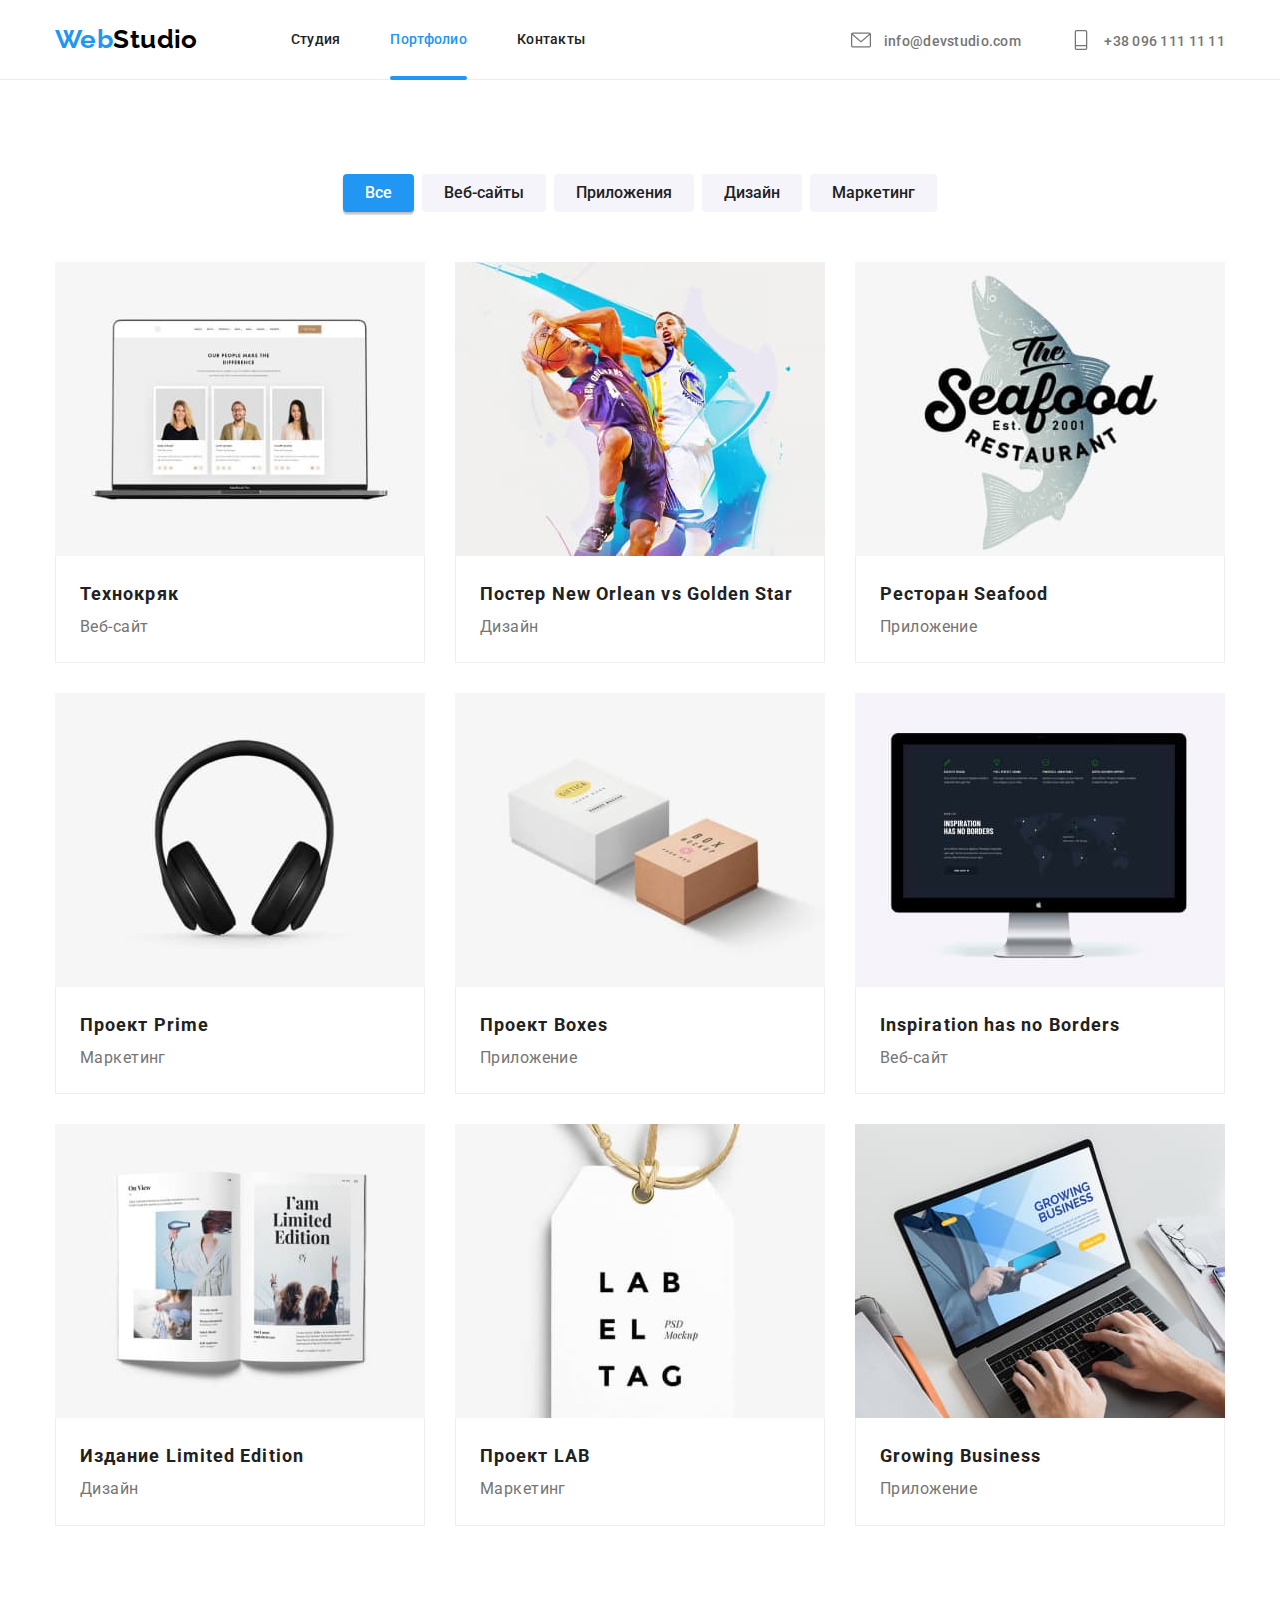
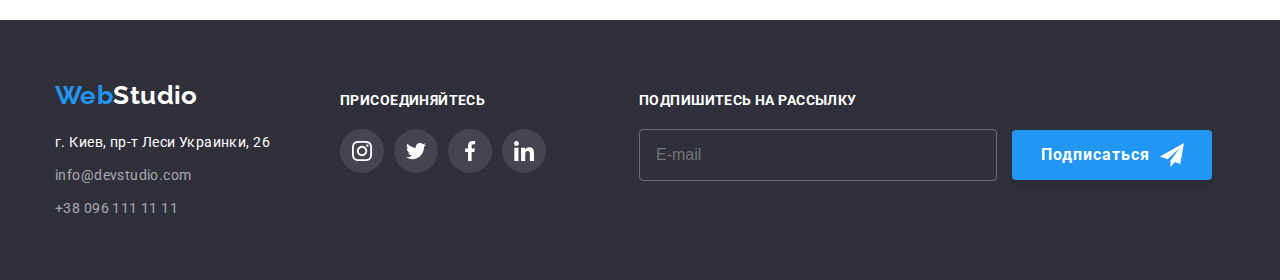
<file: portfolio.html>
<!DOCTYPE html>
<html lang="en">

<head>
	<meta charset="UTF-8">
	<meta http-equiv="X-UA-Compatible" content="IE=edge">
	<meta name="viewport" content="width=device-width, initial-scale=1.0">
	<title>Portfolio</title>
	<link rel="stylesheet" href="https://cdnjs.cloudflare.com/ajax/libs/modern-normalize/1.1.0/modern-normalize.min.css"
		integrity="sha512-wpPYUAdjBVSE4KJnH1VR1HeZfpl1ub8YT/NKx4PuQ5NmX2tKuGu6U/JRp5y+Y8XG2tV+wKQpNHVUX03MfMFn9Q=="
		crossorigin="anonymous" referrerpolicy="no-referrer" />
	<link
		href="https://fonts.googleapis.com/css2?family=Raleway:wght@700&family=Roboto:wght@400;500;700;900&display=swap"
		rel="stylesheet">
	<link rel="stylesheet" href="./css/main.min.css">
</head>

<body id="page">
	<header class="header">
		<div class="container header__row">
			<nav class="header__nav">
				<a class="logo" href="/">Web<span class="logo__dark">Studio</span></a>
				<ul class="header__menu">
					<li class="header__item"><a class="header__link" href="index.html">Студия</a></li>
					<li class="header__item"><a class="header__link header__link--active-page"
							href="portfolio.html">Портфолио</a></li>
					<li class="header__item"><a class="header__link" href="#address">Контакты</a></li>
				</ul>
			</nav>
			<ul class="contacts">
				<li class="contacts__item"><a class="contacts__link" href="mailto:info@devstudio.com">
						<svg class="contacts__icon" width="20" height="20">
							<use href="./images/icons.svg#email">
							</use>
						</svg>
						info@devstudio.com</a></li>
				<li class="contacts__item"><a class="contacts__link" href="tel:+380961111111">
						<svg class="contacts__icon" width="20" height="20">
							<use href="./images/icons.svg#phone">
							</use>
						</svg>
						+38 096 111 11 11</a></li>
			</ul>
		</div>
	</header>
	<main class="main">
		<section class="portfolio">
			<div class="container">
				<h1 class="section-title">Портфолио</h1>
				<ul class="portfolio__buttons-list">
					<li class="portfolio__item">
						<button class="portfolio__btn portfolio__btn--active" type="button">Все</button>
					</li>
					<li class="portfolio__item">
						<button class="portfolio__btn" type="button">Веб-сайты</button>
					</li>
					<li class="portfolio__item">
						<button class="portfolio__btn" type="button">Приложения</button>
					</li>
					<li class="portfolio__item">
						<button class="portfolio__btn" type="button">Дизайн</button>
					</li>
					<li class="portfolio__item">
						<button class="portfolio__btn" type="button">Маркетинг</button>
					</li>
				</ul>
				<ul class="portfolio__cards-list">
					<li class="portfolio__card">
						<a class="portfolio__link" href="#" target="_blank" rel="noopener noreferrer nofollow">
							<div class="portfolio__thumb">
								<img src="./images/portfolio/technokryak.jpg" alt="img" width="370">
								<div class="portfolio__overlay">
									<p class="portfolio__text">
										Ресурс предлагает комплексные предложения с разным уровнем функционала и сервисов. Все это
										позволит посетителю получить исчерпывающие сведения компании или частном лице.
									</p>
								</div>
							</div>
							<div class="portfolio__description">
								<h3 class="portfolio__title">Технокряк</h3>
								<p class="portfolio__subtitle">Веб-сайт</p>
							</div>
						</a>
					</li>
					<li class="portfolio__card">
						<a class="portfolio__link" href="#" target="_blank" rel="noopener noreferrer nofollow">
							<div class="portfolio__thumb">
								<img src="./images/portfolio/basketball.jpg" alt="img" width="370">
								<div class="portfolio__overlay">
									<p class="portfolio__text">
										Ресурс предлагает комплексные предложения с разным уровнем функционала и сервисов. Все это
										позволит посетителю получить исчерпывающие сведения компании или частном лице.
									</p>
								</div>
							</div>
							<div class="portfolio__description">
								<h3 class="portfolio__title">Постер New Orlean vs Golden Star</h3>
								<p class="portfolio__subtitle">Дизайн</p>
							</div>
						</a>
					</li>
					<li class="portfolio__card">
						<a class="portfolio__link" href="#" target="_blank" rel="noopener noreferrer nofollow">
							<div class="portfolio__thumb">
								<img src="./images/portfolio/seafood.jpg" alt="img" width="370">
								<div class="portfolio__overlay">
									<p class="portfolio__text">
										Ресурс предлагает комплексные предложения с разным уровнем функционала и сервисов. Все это
										позволит посетителю получить исчерпывающие сведения компании или частном лице.
									</p>
								</div>
							</div>
							<div class="portfolio__description">
								<h3 class="portfolio__title">Ресторан Seafood</h3>
								<p class="portfolio__subtitle">Приложение</p>
							</div>
						</a>
					</li>
					<li class="portfolio__card">
						<a class="portfolio__link" href="#" target="_blank" rel="noopener noreferrer nofollow">
							<div class="portfolio__thumb">
								<img src="./images/portfolio/prime.jpg" alt="img" width="370">
								<div class="portfolio__overlay">
									<p class="portfolio__text">
										Ресурс предлагает комплексные предложения с разным уровнем функционала и сервисов. Все это
										позволит посетителю получить исчерпывающие сведения компании или частном лице.
									</p>
								</div>
							</div>
							<div class="portfolio__description">
								<h3 class="portfolio__title">Проект Prime</h3>
								<p class="portfolio__subtitle">Маркетинг</p>
							</div>
						</a>
					</li>
					<li class="portfolio__card">
						<a class="portfolio__link" href="#" target="_blank" rel="noopener noreferrer nofollow">
							<div class="portfolio__thumb">
								<img src="./images/portfolio/boxes.jpg" alt="img" width="370">
								<div class="portfolio__overlay">
									<p class="portfolio__text">
										Ресурс предлагает комплексные предложения с разным уровнем функционала и сервисов. Все это
										позволит посетителю получить исчерпывающие сведения компании или частном лице.
									</p>
								</div>
							</div>
							<div class="portfolio__description">
								<h3 class="portfolio__title">Проект Boxes</h3>
								<p class="portfolio__subtitle">Приложение</p>
							</div>
						</a>
					</li>
					<li class="portfolio__card">
						<a class="portfolio__link" href="#" target="_blank" rel="noopener noreferrer nofollow">
							<div class="portfolio__thumb">
								<img src="./images/portfolio/screen.jpg" alt="img" width="370">
								<div class="portfolio__overlay">
									<p class="portfolio__text">
										Ресурс предлагает комплексные предложения с разным уровнем функционала и сервисов. Все это
										позволит посетителю получить исчерпывающие сведения компании или частном лице.
									</p>
								</div>
							</div>
							<div class="portfolio__description">
								<h3 class="portfolio__title">Inspiration has no Borders</h3>
								<p class="portfolio__subtitle">Веб-сайт</p>
							</div>
						</a>
					</li>
					<li class="portfolio__card">
						<a class="portfolio__link" href="#" target="_blank" rel="noopener noreferrer nofollow">
							<div class="portfolio__thumb">
								<img src="./images/portfolio/book.jpg" alt="img" width="370">
								<div class="portfolio__overlay">
									<p class="portfolio__text">
										Ресурс предлагает комплексные предложения с разным уровнем функционала и сервисов. Все это
										позволит посетителю получить исчерпывающие сведения компании или частном лице.
									</p>
								</div>
							</div>
							<div class="portfolio__description">
								<h3 class="portfolio__title">Издание Limited Edition</h3>
								<p class="portfolio__subtitle">Дизайн</p>
							</div>
						</a>
					</li>
					<li class="portfolio__card">
						<a class="portfolio__link" href="#" target="_blank" rel="noopener noreferrer nofollow">
							<div class="portfolio__thumb">
								<img src="./images/portfolio/lab.jpg" alt="img" width="370">
								<div class="portfolio__overlay">
									<p class="portfolio__text">
										Ресурс предлагает комплексные предложения с разным уровнем функционала и сервисов. Все это
										позволит посетителю получить исчерпывающие сведения компании или частном лице.
									</p>
								</div>
							</div>
							<div class="portfolio__description">
								<h3 class="portfolio__title">Проект LAB</h3>
								<p class="portfolio__subtitle">Маркетинг</p>
							</div>
						</a>
					</li>
					<li class="portfolio__card">
						<a class="portfolio__link" href="#" target="_blank" rel="noopener noreferrer nofollow">
							<div class="portfolio__thumb">
								<img src="./images/portfolio/laptop.jpg" alt="img" width="370">
								<div class="portfolio__overlay">
									<p class="portfolio__text">
										Ресурс предлагает комплексные предложения с разным уровнем функционала и сервисов. Все это
										позволит посетителю получить исчерпывающие сведения компании или частном лице.
									</p>
								</div>
							</div>
							<div class="portfolio__description">
								<h3 class="portfolio__title">Growing Business</h3>
								<p class="portfolio__subtitle">Приложение</p>
							</div>
						</a>
					</li>
				</ul>
			</div>
		</section>

	</main>
	<footer class="footer">
		<div class="container">
			<div class="footer__content">
				<div class="footer__info">
					<a class="logo" href="/">Web<span class="logo__light">Studio</span></a>
					<address class="address" id="address">
						<ul class="address__list">
							<li class="address__item"><a class="address__link" href="https://goo.gl/maps/7mdq3XpmU91wZmcYA"
									target="_blank" rel="noopener noreferrer nofollow">г. Киев, пр-т
									Леси
									Украинки, 26</a></li>
							<li class="address__item"><a class="address__link"
									href="mailto:info@devstudio.com">info@devstudio.com</a>
							</li>
							<li class="address__item"><a class="address__link" href="tel:+380961111111">+38 096 111 11 11</a>
							</li>
						</ul>
					</address>
				</div>
				<div class="join-us">
					<h2 class="subtitle-light">присоединяйтесь</h2>
					<ul class="social-icons join-us__social-icons">
						<li class="social-icons__item">
							<a class="social-icons__link social-icons__link--join-us" href="#" target="_blank"
								rel="noopener noreferrer nofollow">
								<svg class="social-icons__icon social-icons__icon--join-us" width="20" height="20">
									<use href="./images/icons.svg#instagram">
									</use>
								</svg>
							</a>
						</li>
						<li class="social-icons__item">
							<a class="social-icons__link social-icons__link--join-us" href="#" target="_blank"
								rel="noopener noreferrer nofollow">
								<svg class="social-icons__icon social-icons__icon--join-us" width="20" height="20">
									<use href="./images/icons.svg#twitter">
									</use>
								</svg>
							</a>
						</li>
						<li class="social-icons__item">
							<a class="social-icons__link social-icons__link--join-us" href="#" target="_blank"
								rel="noopener noreferrer nofollow">
								<svg class="social-icons__icon social-icons__icon--join-us" width="20" height="20">
									<use href="./images/icons.svg#facebook">
									</use>
								</svg>
							</a>
						</li>
						<li class="social-icons__item">
							<a class="social-icons__link social-icons__link--join-us" href="#" target="_blank"
								rel="noopener noreferrer nofollow">
								<svg class="social-icons__icon social-icons__icon--join-us" width="20" height="20">
									<use href="./images/icons.svg#linkedin">
									</use>
								</svg>
							</a>
						</li>
					</ul>
				</div>
				<div class="subscribe">
					<h2 class="subtitle-light">Подпишитесь на рассылку</h2>
					<form class="subscribe__form">
						<input class="subscribe__input" type="email" name="email" placeholder="E-mail">
						<button class="button subscribe__button" type="submit">Подписаться
							<svg class="subscribe__icon" height="24" width="24">
								<use href="./images/icons.svg#icon-send">
								</use>
							</svg>
						</button>
					</form>
				</div>
			</div>
		</div>
	</footer>
</body>

</html>
</file>
<file: css/main.min.css>
*{padding:0;margin:0;border:0}*,*::before,*::after{box-sizing:border-box}ul,ol{list-style:none}img{display:block;-o-object-fit:cover;object-fit:cover;-o-object-position:center;object-position:center;max-width:100%}button{font-family:inherit;cursor:pointer;border:none;background-color:rgba(0,0,0,0)}a{color:currentColor;text-decoration:none}address{font-style:normal}.portfolio .section-title,.our-values .section-title,.form__checkbox{position:absolute;width:1px;height:1px;margin:-1px;border:0;padding:0;white-space:nowrap;-webkit-clip-path:inset(100%);clip-path:inset(100%);clip:rect(0 0 0 0);overflow:hidden}.portfolio,.customers,.team,.work,.our-values{padding:94px 0}.logo{font-family:"Raleway",sans-serif;font-weight:700;font-size:26px;line-height:1.2;color:#2196f3}body{font-family:"Roboto",sans-serif;font-size:14px;color:#757575;background-color:var(--white);letter-spacing:.03em;-webkit-user-select:none;-moz-user-select:none;-ms-user-select:none;user-select:none}.no-scroll{overflow:hidden}.main{padding-top:80px}.container{max-width:1200px;width:100%;margin:0 auto;padding:0 15px}.button{min-width:200px;padding:10px 0;margin:30px 0 0;background-color:#2196f3;box-shadow:0px 4px 4px rgba(0,0,0,.1490196078);border-radius:4px;color:#fff;font-weight:700;font-size:16px;line-height:1.9;letter-spacing:.06em;transition:box-shadow 250ms cubic-bezier(0.4, 0, 0.2, 1)}.button:hover,.button:focus{box-shadow:0px 4px 4px rgba(0,0,0,.1490196078),inset 1px 1px 15px #fff,inset -1px -1px 15px #fff}.section-title{font-size:36px;line-height:1.2;color:#212121}.social-icons{display:flex;gap:10px}.social-icons__item{width:44px;height:44px}.social-icons__link{display:flex;justify-content:center;align-items:center;width:100%;height:100%;border-radius:50%;transition:background-color 250ms cubic-bezier(0.4, 0, 0.2, 1)}.social-icons__link:hover,.social-icons__link:focus{background-color:#2196f3}.subtitle-light{line-height:1.2;color:#fff;text-transform:uppercase;font-size:14px}.header{position:fixed;top:0;left:0;padding:24px 0;width:100%;z-index:10;background-color:#fff;border-bottom:1px solid #ececec}.header__row{display:flex;justify-content:space-between}.header__nav{display:flex}.header__nav .header__menu{display:flex;align-items:center;-moz-column-gap:50px;column-gap:50px;margin:0 0 0 93px}.header__nav .header__menu .header__link{display:block;color:#212121;font-weight:500;line-height:1.1;letter-spacing:.02em;transition:color 250ms cubic-bezier(0.4, 0, 0.2, 1)}.header__nav .header__menu .header__link:hover,.header__nav .header__menu .header__link:focus{color:#2196f3}.header__nav .header__menu .header__link--active-page{position:relative;color:#2196f3}.header__nav .header__menu .header__link--active-page::after{content:"";position:absolute;left:0;bottom:-33px;width:100%;height:4px;background-color:#2196f3;border-radius:2px}.contacts{display:flex;align-items:center;-moz-column-gap:50px;column-gap:50px}.contacts__link{font-weight:500;line-height:1.1;letter-spacing:.02em;color:inherit;transition:color 250ms cubic-bezier(0.4, 0, 0.2, 1)}.contacts__link:hover,.contacts__link:focus{color:#2196f3}.contacts__icon{fill:currentColor;margin-right:10px;vertical-align:bottom}.logo__dark{color:#000}.logo__light{color:#fff}.banner{max-width:1600px;padding:200px 0;margin:0 auto;text-align:center;background-color:#f5f4fa;background-image:linear-gradient(to right, rgba(47, 48, 58, 0.4), rgba(47, 48, 58, 0.4)),url("../images/banner.jpg");background-repeat:no-repeat;background-position:center;background-size:cover}.banner__title{width:696px;margin:0 auto;color:#fff;font-weight:900;font-size:44px;line-height:1.3;letter-spacing:.06em;text-transform:uppercase}.backdrop{position:fixed;top:0;left:0;width:100%;height:100%;z-index:20;background-color:rgba(0,0,0,.2);opacity:1;visibility:visible;transition:opacity 250ms cubic-bezier(0.4, 0, 0.2, 1),visibility 250ms cubic-bezier(0.4, 0, 0.2, 1)}.backdrop.is-hidden{pointer-events:none;opacity:0;visibility:hidden}.backdrop.is-hidden .modal{transform:translate(-50%, -50%) scale(1.2)}.modal{position:absolute;top:50%;left:50%;transform:translate(-50%, -50%) scale(1);width:528px;padding:40px;text-align:left;background-color:#fff;box-shadow:0px 1px 3px rgba(0,0,0,.12),0px 1px 1px rgba(0,0,0,.14),0px 2px 1px rgba(0,0,0,.2);border-radius:4px;transition:transform 250ms cubic-bezier(0.4, 0, 0.2, 1)}.backdrop-modal.is-hidden .modal{transform:translate(-50%, -50%) scale(1.2)}.modal__content{position:relative}.modal__close-btn{position:absolute;top:-32px;right:-32px;width:30px;height:30px;background-color:#fff;border:1px solid rgba(0,0,0,.1);border-radius:50%;cursor:pointer;transition:fill 250ms cubic-bezier(0.4, 0, 0.2, 1)}.modal__close-icon{vertical-align:middle}.modal__close-icon:hover,.modal__close-icon:focus{fill:#2196f3}.modal__title{font-size:20px;line-height:1.15;text-align:center;color:var(--title-color)}.form{margin:12px 0 0}.form__item{margin:10px 0 0}.form__item:first-child{margin-top:0}.form__label{position:relative;display:block;font-size:12px;line-height:1.1666666667;letter-spacing:.01em;color:#757575}.form__icon{position:absolute;top:50%;left:12px;transition:fill 250ms cubic-bezier(0.4, 0, 0.2, 1)}.form__field:focus+.form__icon{fill:#2196f3}.form__field{display:block;margin:4px 0 0;width:100%;padding:11px 12px 11px 35px;border:1px solid rgba(33,33,33,.2);border-radius:4px;outline:rgba(0,0,0,0);font-family:inherit;transition:border-color 250ms cubic-bezier(0.4, 0, 0.2, 1)}.form__field:focus{border-color:#2196f3}.form__field--comment{padding:12px 16px;height:120px;resize:none}.form__agreement{display:flex;align-items:center;justify-content:center;margin:20px 0 0;line-height:1.7142857143;color:#757575}.form__link{display:inline-block;margin:0 0 0 5px;-webkit-text-decoration-line:underline;text-decoration-line:underline;color:#2196f3}.form__checkbox-icon{position:relative;margin:0 8px 0 0;width:16px;height:15px;background-color:rgba(0,0,0,0);border:2px solid #212121;border-radius:2px;transition:background-color 250ms cubic-bezier(0.4, 0, 0.2, 1)}.form__checkbox-icon::before{content:" ";position:absolute;top:0%;left:50%;transform:translate(-50%) rotate(-45deg);width:11px;height:6px;border-left:2px solid #fff;border-bottom:2px solid #fff;opacity:0}.form__checkbox:checked+.form__checkbox-icon{background-color:#2196f3;background-origin:border-box;border-color:#2196f3}.form__checkbox:checked+.form__checkbox-icon::before{opacity:1}.form .button--form{display:block;margin:30px auto 0}.form .button--form:hover,.form .button--form:focus{box-shadow:0px 6px 10px rgba(0,0,0,.3)}.our-values__list{display:flex;justify-content:space-between;-moz-column-gap:30px;column-gap:30px}.our-values__item{width:25%}.our-values__img{padding:25px 0;background-color:#f5f4fa;border-radius:4px;text-align:center}.our-values__content{margin:30px 0 0}.our-values__subtitle{font-weight:700;line-height:1.1;text-transform:uppercase;color:#212121}.our-values__text{line-height:1.7;margin:10px 0 0}.work{text-align:center;padding-top:0}.work__list{margin:50px 0 0;display:flex;-moz-column-gap:30px;column-gap:30px}.work__item{position:relative}.work__title{position:absolute;left:0;bottom:0;width:100%;padding:27px 0;background:rgba(47,48,58,.8);text-transform:uppercase;color:#fff;line-height:1.1}.team{background-color:#f5f4fa;text-align:center}.team__list{margin:50px 0 0;display:flex;-moz-column-gap:30px;column-gap:30px}.team__item{width:270px;box-shadow:0px 1px 3px rgba(0,0,0,.12),0px 1px 1px rgba(0,0,0,.14),0px 2px 1px rgba(0,0,0,.2);border-radius:0px 0px 4px 4px;background-color:#fff}.team__description{padding:30px 32px}.team__title{font-weight:500;font-size:16px;line-height:1.9;color:#212121}.team__text{margin:10px 0 0;font-size:16px;line-height:1.2}.team__social-icons{margin:16px 0 0}.team__icon{fill:#afb1b8;transition:fill 250ms cubic-bezier(0.4, 0, 0.2, 1)}.social-icons__link:hover .team__icon,.social-icons__link:focus .team__icon{fill:#fff}.customers{text-align:center}.customers__list{margin:50px 0 0;display:flex;gap:30px}.customers__item{border:1px solid #afb1b8;border-radius:4px;width:170px;height:92px;transition:border 250ms cubic-bezier(0.4, 0, 0.2, 1)}.customers__item:hover,.customers__item:focus{border:1px solid #2196f3}.customers__link{display:block;padding:16px 0}.customers__icon{fill:#afb1b8;transition:fill 250ms cubic-bezier(0.4, 0, 0.2, 1)}.customers__link:hover .customers__icon,.customers__link:focus .customers__icon{fill:#2196f3}.footer{background-color:#2f303a;padding:60px 0}.footer__content{display:flex}.address{margin:20px 0 0}.address__item{margin:9px 0 0}.address__item:first-child{margin-top:0}.address__link{line-height:1.7;color:rgba(255,255,255,.6);transition:color 250ms cubic-bezier(0.4, 0, 0.2, 1)}.address__link:hover,.address__link:focus{color:#2196f3}.address__item:first-child .address__link{color:#fff}.join-us{margin:0 0 0 70px;padding:12px 0 0}.join-us__social-icons{margin:20px 0 0}.join-us .social-icons__link--join-us{background-color:rgba(255,255,255,.1);transition:background-color 250ms cubic-bezier(0.4, 0, 0.2, 1)}.join-us .social-icons__link--join-us:hover,.join-us .social-icons__link--join-us:focus{background-color:#2196f3}.join-us .social-icons__icon--join-us{fill:#fff}.subscribe{margin:0 0 0 93px;padding:12px 0 0}.subscribe__form{margin:20px 0 0}.subscribe__input{padding:15px 16px;width:358px;background-color:rgba(0,0,0,0);border:1px solid rgba(255,255,255,.3);border-radius:4px;font-size:16px;line-height:1.25;color:rgba(255,255,255,.6);transition:border-color 250ms cubic-bezier(0.4, 0, 0.2, 1)}.subscribe__input:focus{border-color:#2196f3}.subscribe__button{display:inline-flex;align-items:center;justify-content:center;margin:0 0 0 12px}.subscribe__icon{margin:0 0 0 10px}.portfolio__buttons-list{display:flex;justify-content:center;-moz-column-gap:8px;column-gap:8px}.portfolio__btn{padding:6px 22px;border-radius:4px;font-weight:500;font-size:16px;line-height:1.6;color:#212121;background-color:#f5f4fa;transition:background-color 250ms cubic-bezier(0.4, 0, 0.2, 1),box-shadow 250ms cubic-bezier(0.4, 0, 0.2, 1),color 250ms cubic-bezier(0.4, 0, 0.2, 1)}.portfolio__btn:hover,.portfolio__btn:focus{background-color:#2196f3;box-shadow:0px 3px 1px rgba(0,0,0,.1),0px 1px 2px rgba(0,0,0,.08),0px 2px 2px rgba(0,0,0,.12);color:#fff}.portfolio__btn--active{background-color:#2196f3;box-shadow:0px 3px 1px rgba(0,0,0,.1),0px 1px 2px rgba(0,0,0,.08),0px 2px 2px rgba(0,0,0,.12);color:#fff}.portfolio__cards-list{margin:50px 0 0;display:flex;flex-wrap:wrap;gap:30px}.portfolio__card{width:370px;background:#fff}.portfolio__link{display:block;transition:box-shadow 250ms cubic-bezier(0.4, 0, 0.2, 1)}.portfolio__link:hover,.portfolio__link:focus{box-shadow:0px 1px 1px rgba(0,0,0,.12),0px 4px 4px rgba(0,0,0,.06),1px 4px 6px rgba(0,0,0,.16)}.portfolio__thumb{position:relative;overflow:hidden}.portfolio__overlay{position:absolute;top:0;bottom:0;left:0;padding:63px 24px;background-color:rgba(33,150,243,.9);transform:translateY(100%);transition:transform 250ms cubic-bezier(0.4, 0, 0.2, 1)}.portfolio__link:hover .portfolio__overlay,.portfolio__link:focus .portfolio__overlay{transform:translateY(0%)}.portfolio__text{font-size:18px;line-height:1.5;color:#fff}.portfolio__description{border:1px solid #eee;border-top:none;padding:20px 24px}.portfolio__title{font-size:18px;line-height:2;letter-spacing:.06em;color:#212121}.portfolio__subtitle{font-size:16px;line-height:1.9}/*# sourceMappingURL=main.min.css.map */
</file>
